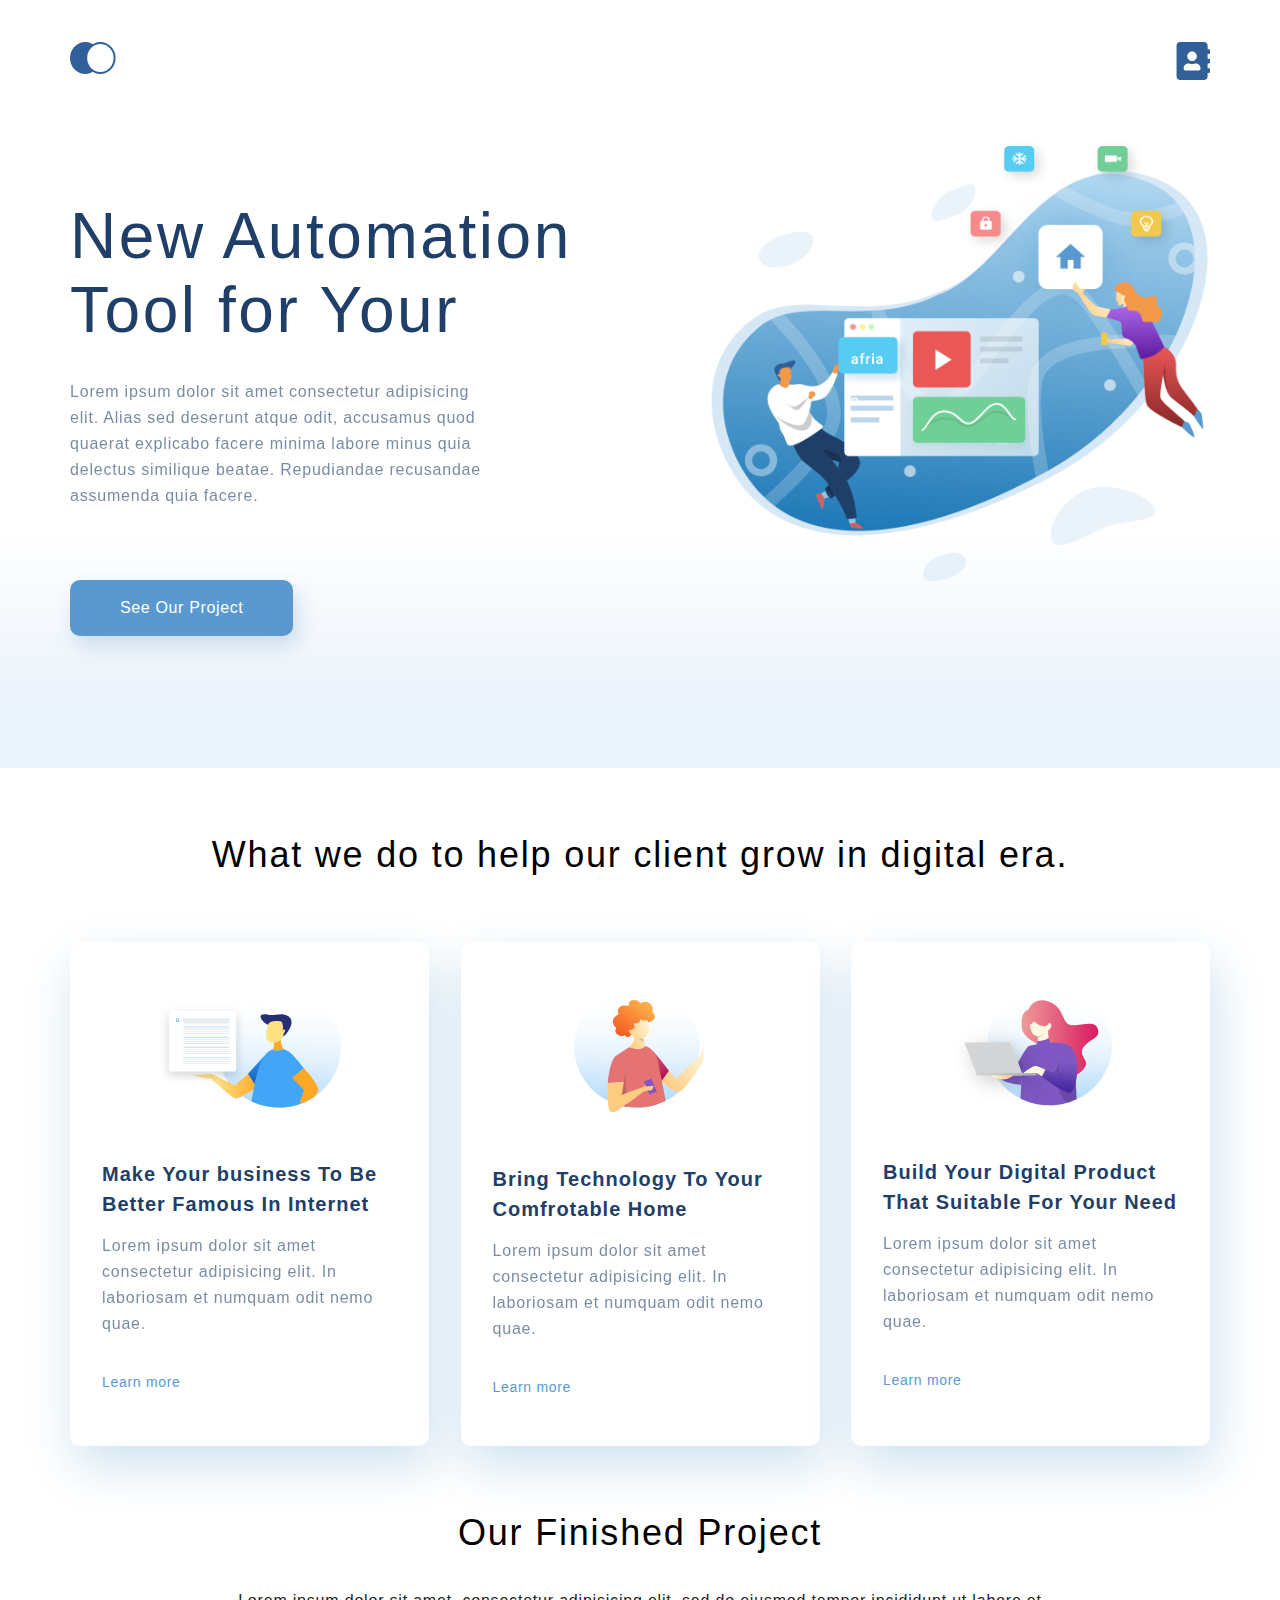
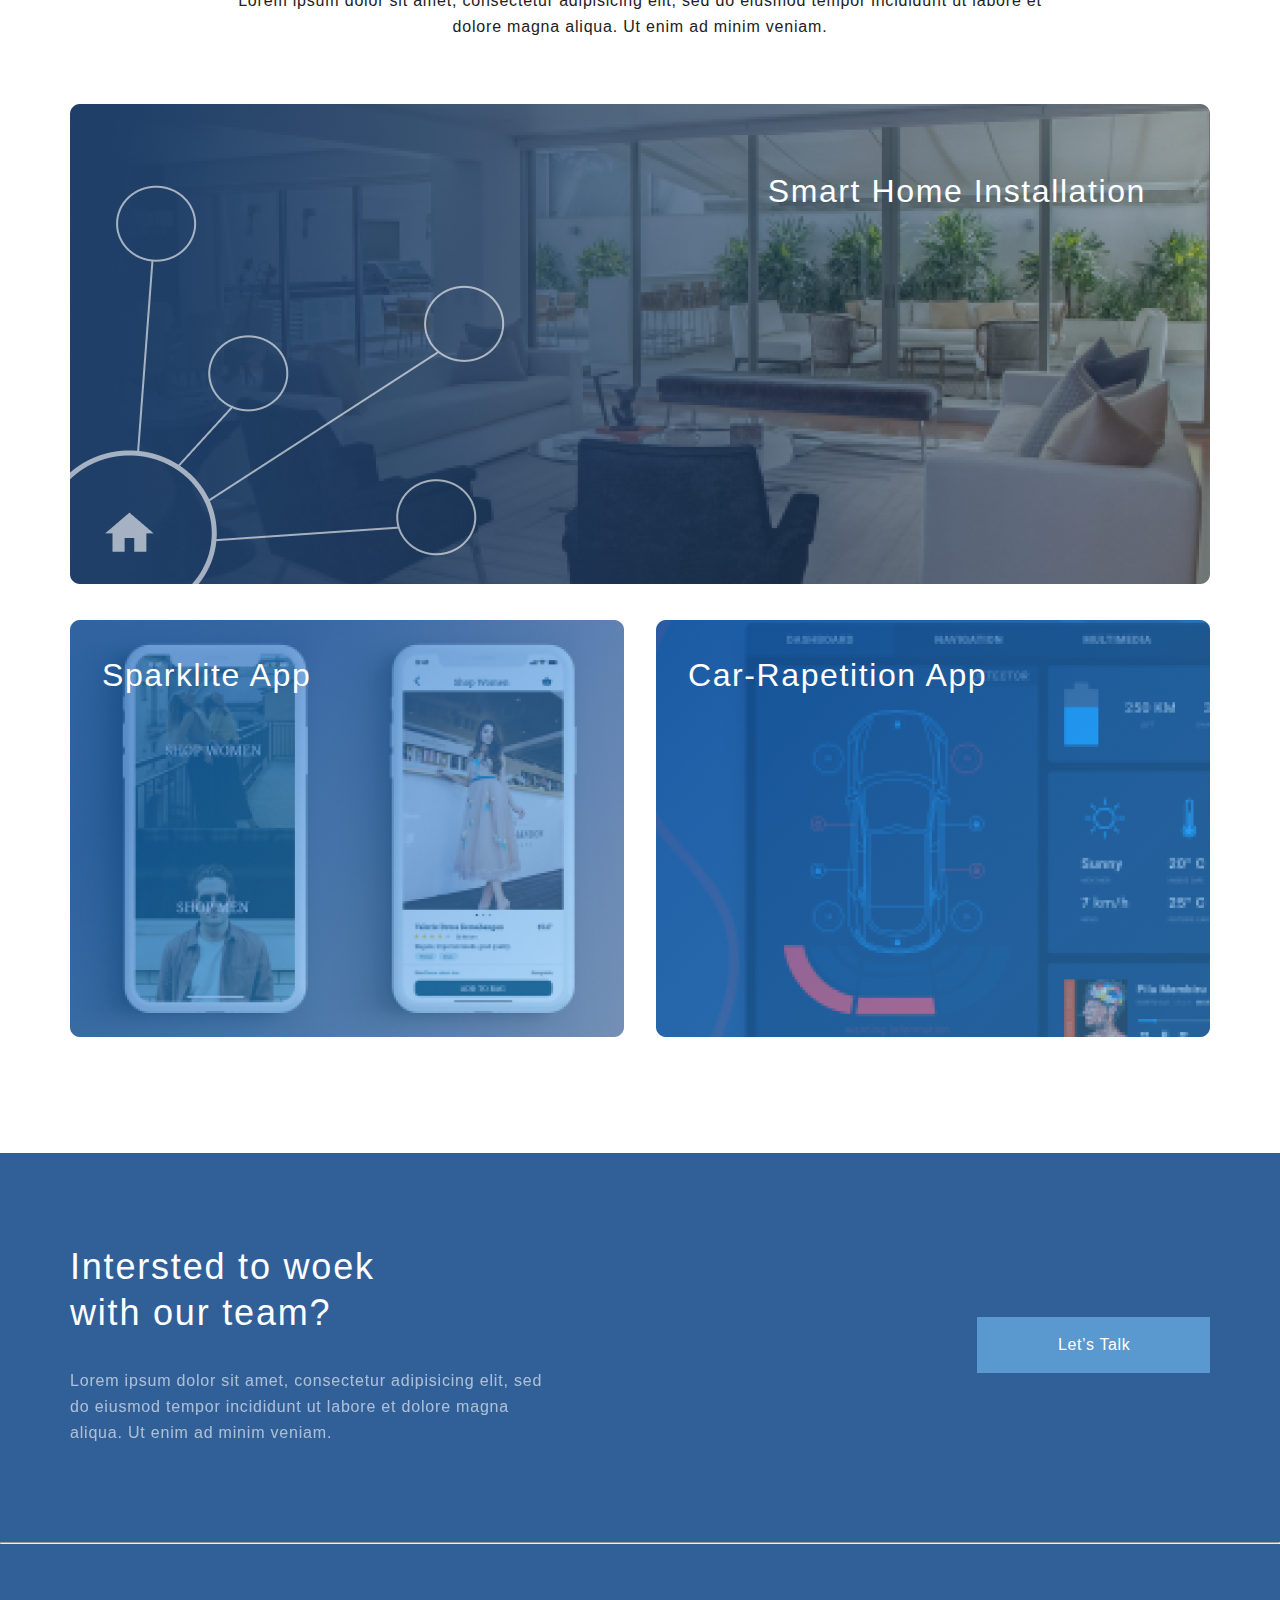
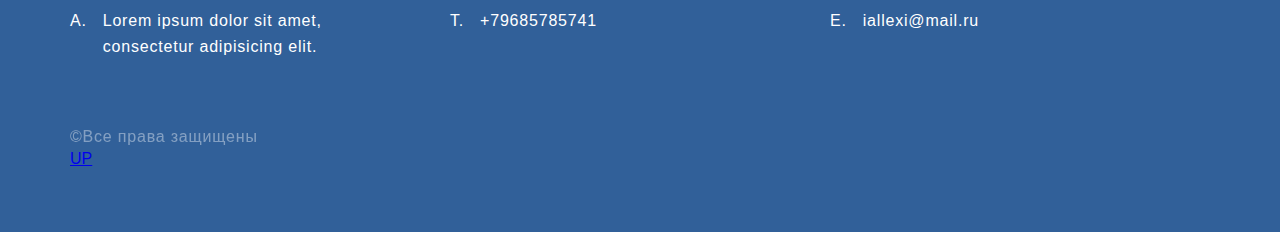
<file: test2/index.html>
<!DOCTYPE html>
<html lang="en">

<head>
    <meta charset="UTF-8">
    <meta name="viewport" content="width=device-width, initial-scale=1.0">
    <title>Главная</title>
    <link rel="stylesheet" href="style.css">
</head>

<body>

    <div class="header">
        <div class="container top_box">
            <ul class="menu">
                <li> <a id="top" href="index.html"><img src="img/logo.svg" alt="logo"></a></li>
                <li><a href="contacts.html"><img src="img/contact.svg" alt="contact"></a></li>
            </ul>


            <div class="head2">
                <h1 class="head1">New Automation Tool for Your</h1>
                <p class="porag porag_head">Lorem ipsum dolor sit amet consectetur adipisicing elit. Alias sed deserunt
                    atque odit,
                    accusamus
                    quod quaerat
                    explicabo facere minima labore minus quia delectus similique beatae. Repudiandae recusandae
                    assumenda
                    quia
                    facere.</p>
                <a href="" class="top_buttom">See Our Project</a>
            </div>
        </div>

    </div>



    <div class="what-we-do container">
        <h3 class="heading_3">What we do to help our client grow in digital era.</h3>
        <div class="head_box">
            <div class="cont_1">
                <img class="card_img" src="img/card_1.svg" alt="card_1">
                <h4 class="heading_4">Make Your business To Be
                    Better Famous In Internet</h4>
                <p class="porag">Lorem ipsum dolor sit amet consectetur adipisicing elit. In laboriosam et numquam odit
                    nemo
                    quae.
                </p>
                <a href="#" class="card_link">Learn more</a>
            </div>

            <div class="cont_1">
                <img class="card_img card_img2" src="img/card_2.svg" alt="card_1">
                <!-- <img class="card_img card_img_v2" src="img/card_v2.svg" alt="card"> -->
                <h4 class="heading_4">Bring Technology To Your
                    Comfrotable Home</h4>
                <p class="porag">Lorem ipsum dolor sit amet consectetur adipisicing elit. In laboriosam et numquam odit
                    nemo
                    quae.
                </p>
                <a href="#" class="card_link">Learn more</a>
            </div>

            <div class="cont_1">
                <img class="card_img" src="img/card_3.svg" alt="card_1">
                <h4 class="heading_4">Build Your Digital Product
                    That Suitable For Your Need</h4>
                <p class="porag">Lorem ipsum dolor sit amet consectetur adipisicing elit. In laboriosam et numquam odit
                    nemo
                    quae.
                </p>
                <a href="#" class="card_link">Learn more</a>
            </div>
        </div>
    </div>

    <div class="project container">
        <h3 class="heading_3">Our Finished Project</h3>
        <p class="porag porag_project">Lorem ipsum dolor sit amet, consectetur adipisicing elit, sed do eiusmod tempor
            incididunt ut labore et dolore magna aliqua. Ut enim ad minim veniam.</p>
        <div class="project__item">
            <img class="project__img" src="img/project_1.png" alt="phtoto ">
            <p class="project__text">Smart Home Installation</p>
        </div>
        <div class="project__parent">
            <div class="project__item project__item_margin">
                <img class="project__img" src="img/project_2.png" alt="phtoto ">
                <p class="project__text project__text_mini">Sparklite App</p>
            </div>
            <div class="project__item">
                <img class="project__img" src="img/project_3.png" alt="photo">
                <p class="project__text project__text_mini">Car-Rapetition App</p>
            </div>
        </div>
    </div>


    <div class="footer">
        <div class="container">
            <div class="footer_top">
                <div class="footer__text">
                    <h3 class="heading_3 fot_head">Intersted to woek
                        with our team?</h3>
                    <p class="porag fot_porag">Lorem ipsum dolor sit amet, consectetur adipisicing elit, sed do eiusmod
                        tempor
                        incididunt ut labore et dolore magna aliqua. Ut enim ad minim veniam.</p>
                </div>
                <a href="" class="fot_buttom">Let’s Talk</a>

            </div>
        </div>
        <hr>
        <div class="container">
            <div class="fotter_bottom">
                <ul class="contacts">
                    <li class="footer_list">Lorem ipsum dolor sit amet, consectetur adipisicing elit.</li>
                    <li class="footer_list">+79685785741</li>
                    <li class="footer_list">iallexi@mail.ru</li>
                </ul>

                <div class="copy">
                    <p class="porag copy_porag">&copy;Все права защищены</p>
                </div>
                <div calss="anchor">
                    <a href="#top">UP</a>
                </div>
            </div>

        </div>
    </div>
</body>

</html>
</file>
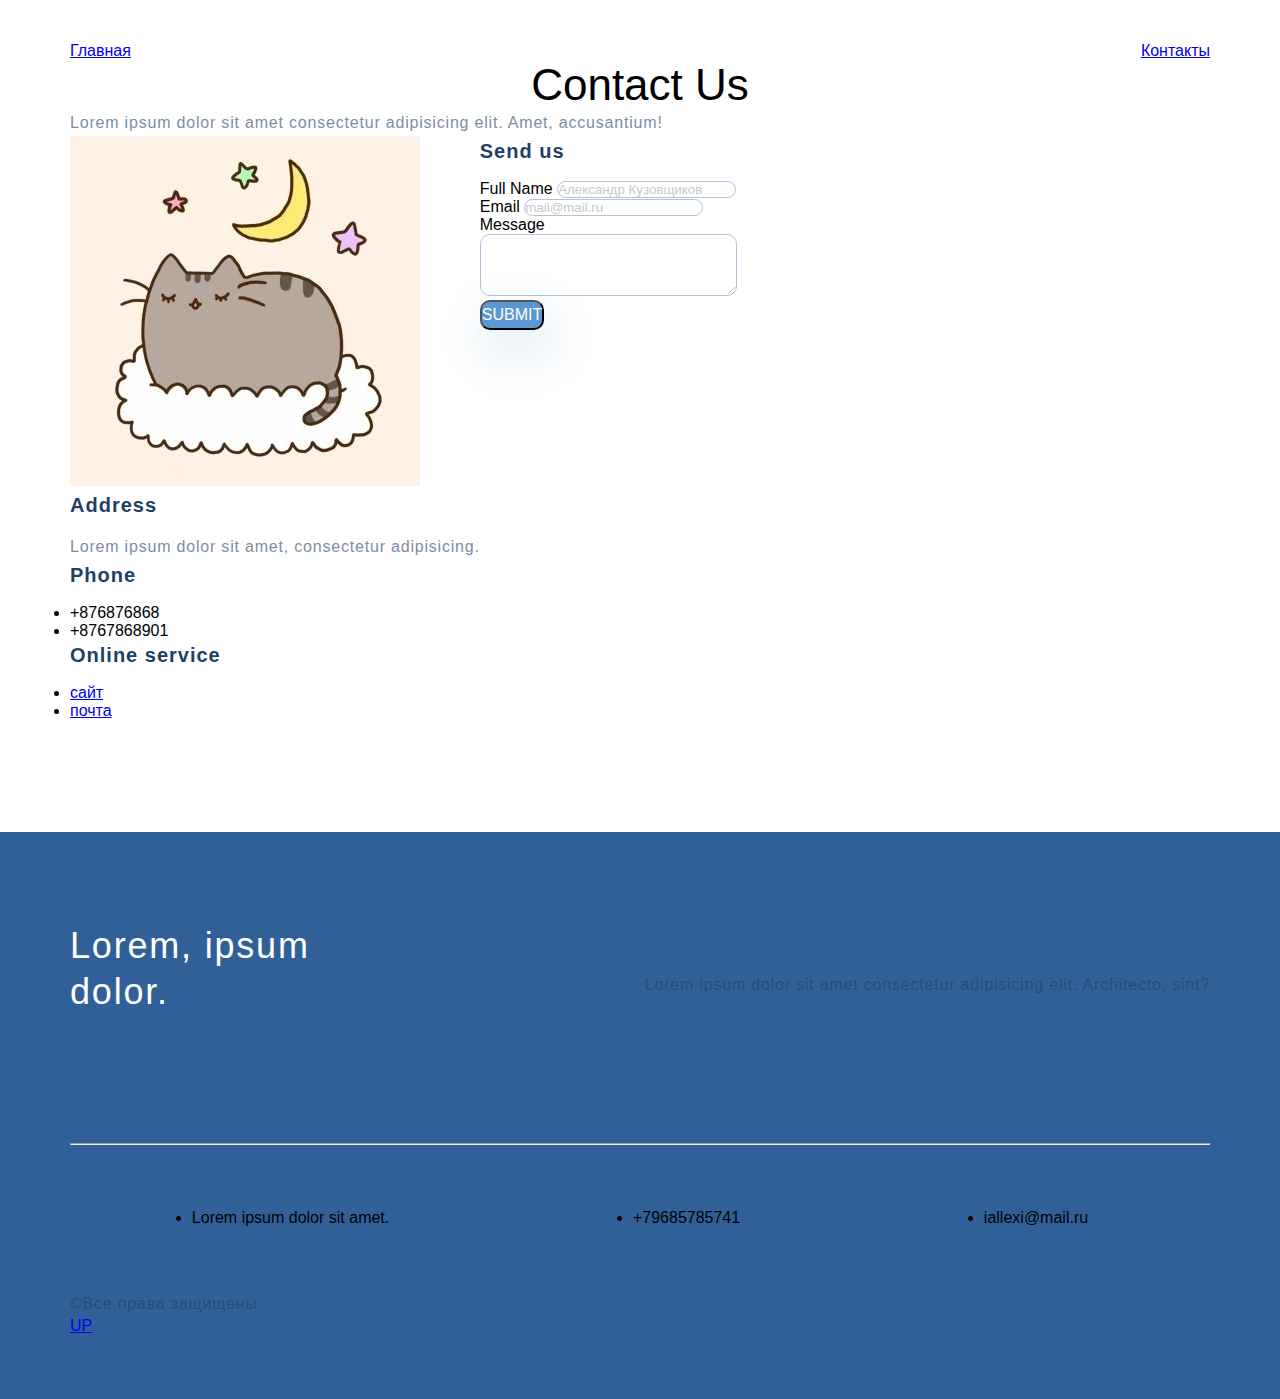
<file: test2/contacts.html>
<!DOCTYPE html>
<html lang="en">

<head>
    <meta charset="UTF-8">
    <meta name="viewport" content="width=device-width, initial-scale=1.0">
    <title>Контакты</title>
    <link rel="stylesheet" href="style.css">
</head>

<body>

    <div class="container">
        <ul class="menu">
            <li> <a id="top" href="index.html">Главная</a></li>
            <li><a href="contacts.html">Контакты</a></li>
        </ul>
    </div>
    <div class="head_menu">
        <h2 class="heading_2">Contact Us</h2>
        <div class="container">
            <p class="porag">Lorem ipsum dolor sit amet consectetur adipisicing elit. Amet, accusantium!</p>
        </div>
    </div>


    <form action="#" class="container main">

        <div class="content_contacts">
            <img src="img/1.jpg" alt="картинка">
            <h4 class="heading_4">Address</h4>
            <p class="porag">Lorem ipsum dolor sit amet, consectetur adipisicing.</p>
            <h4 class="heading_4">Phone</h4>
            <ul>
                <li>+876876868</li>
                <li>+8767868901</li>
            </ul>


            <h4 class="heading_4">Online service</h4>
            <ul>
                <li><a href="https://geekbrains.ru/" target="_blank">сайт</a></li>
                <li><a href="iallexi@mail.ru" target="_blank">почта</a></li>
            </ul>
        </div>
        <div class="content_send">
            <h4 class="heading_4">Send us</h4>
            Full Name <input class="mix" type="text" placeholder="Александр Кузовщиков"><br>
            Email <input class="mix" type="email" placeholder="mail@mail.ru"><br>
            Message <br> <textarea class="mix" cols="30" rows="4"></textarea><br>
            <button class="but" type="submit">submit</button><br>
        </div>

    </form>
    <div class="container">
        <script type="text/javascript" charset="utf-8" async
            src="https://api-maps.yandex.ru/services/constructor/1.0/js/?um=constructor%3Af0d3906b95a3a97d9de72c8780b1d30d951151e9e4df918865d6e41c07c1f047&amp;width=100%25&amp;height=240&amp;lang=ru_RU&amp;scroll=true"></script>
    </div>


    <div class="footer">
        <div class="container">
            <div class="footer_top">
                <h3 class="heading_3 fot_head">Lorem, ipsum dolor.</h3>
                <p class="porag">Lorem ipsum dolor sit amet consectetur adipisicing elit. Architecto, sint?</p>
            </div>
            <hr>
            <div class="fotter_bottom">
                <ul class="contacts">
                    <li>Lorem ipsum dolor sit amet.</li>
                    <li>+79685785741</li>
                    <li>iallexi@mail.ru</li>
                </ul>

                <div class="copy">
                    <p class="porag">&copy;Все права защищены</p>
                </div>
                <div calss="anchor">
                    <a href="#top">UP</a>
                </div>
            </div>
        </div>
    </div>

</body>

</html>
</file>
<file: test2/style.css>
* {
  margin: 0;
  padding: 0;
}

body {
  font-family: sans-serif;
}

.container {
  max-width: 1140px;
  margin: 0 auto;
}

.header {
  min-height: 768px;
  background: -webkit-gradient(linear, left bottom, left top, color-stop(8.84%, #EBF3FB), color-stop(31.12%, rgba(152, 195, 232, 0)));
  background: linear-gradient(0deg, #EBF3FB 8.84%, rgba(152, 195, 232, 0) 31.12%);
}

.menu {
  display: -webkit-box;
  display: -ms-flexbox;
  display: flex;
  -webkit-box-pack: justify;
      -ms-flex-pack: justify;
          justify-content: space-between;
  list-style-type: none;
  padding-top: 42px;
}

.top_box {
  display: -webkit-box;
  display: -ms-flexbox;
  display: flex;
  -webkit-box-orient: vertical;
  -webkit-box-direction: normal;
      -ms-flex-direction: column;
          flex-direction: column;
  height: 100%;
}

.head2 {
  padding-top: 115px;
  -webkit-box-flex: 1;
      -ms-flex-positive: 1;
          flex-grow: 1;
  background-image: url(img/top_back.png);
  background-repeat: no-repeat;
  background-position: right center;
  background-size: 44%;
}

.top_buttom {
  font-size: 16px;
  line-height: 26px;
  text-align: center;
  letter-spacing: 0.04em;
  color: #FFFFFF;
  background: #5A98D0;
  -webkit-box-shadow: 5px 10px 20px rgba(53, 110, 173, 0.2);
          box-shadow: 5px 10px 20px rgba(53, 110, 173, 0.2);
  border-radius: 10px;
  padding: 15px 50px;
  text-decoration: none;
  display: inline-block;
  margin-top: 71px;
}

.porag {
  font-size: 16px;
  line-height: 26px;
  color: #1F3F68;
  letter-spacing: 0.05em;
  opacity: 0.6;
}

.porag_project {
  width: 75%;
  margin: 32px auto 64px;
  color: #222222;
  opacity: 1;
  text-align: center;
}

.porag_head {
  width: 425px;
}

.head1 {
  font-size: 64px;
  color: #1F3F68;
  width: 510px;
  font-weight: 300;
  line-height: 74px;
  letter-spacing: 0.04em;
  margin-bottom: 32px;
}

.heading_2 {
  font-weight: 500;
  font-size: 44px;
  text-align: center;
}

.what-we-do {
  padding-top: 64px;
}

.heading_3 {
  font-size: 36px;
  text-align: center;
  font-weight: 300;
  line-height: 46px;
  letter-spacing: 0.05em;
}

.heading_4 {
  font-size: 20px;
  line-height: 30px;
  color: #1F3F68;
  letter-spacing: 0.05em;
  margin-bottom: 14px;
}

.project__item {
  position: relative;
  -webkit-box-flex: 1;
      -ms-flex-positive: 1;
          flex-grow: 1;
}

.project__item_margin {
  margin-right: 32px;
}

.project__img {
  width: 100%;
}

.project__parent {
  display: -webkit-box;
  display: -ms-flexbox;
  display: flex;
  -webkit-box-pack: justify;
      -ms-flex-pack: justify;
          justify-content: space-between;
  margin-top: 32px;
  /* margin-bottom: 112px; */
}

.project__text {
  font-size: 32px;
  line-height: 46px;
  text-align: right;
  letter-spacing: 0.05em;
  position: absolute;
  top: 64px;
  right: 64px;
  color: #FFFFFF;
  font-weight: 300;
}

.project__text_mini {
  right: auto;
  left: 32px;
  top: 32px;
  text-align: left;
}

.mix {
  border: 1px solid #356EAD;
  -webkit-box-sizing: border-box;
          box-sizing: border-box;
  border-radius: 10px;
  opacity: 0.4;
}

.but {
  background: #5A98D0;
  -webkit-box-shadow: 5px 20px 50px rgba(16, 112, 177, 0.2);
          box-shadow: 5px 20px 50px rgba(16, 112, 177, 0.2);
  border-radius: 10px;
  font-weight: 500;
  font-size: 16px;
  line-height: 26px;
  text-align: center;
  color: #FFFFFF;
  text-transform: uppercase;
}

.cont_1 {
  width: 359px;
  padding: 44px 32px;
  -webkit-box-sizing: border-box;
          box-sizing: border-box;
  -webkit-box-shadow: 5px 20px 50px rgba(16, 112, 177, 0.2);
          box-shadow: 5px 20px 50px rgba(16, 112, 177, 0.2);
  border-radius: 10px;
  background-color: #FFFFFF;
  display: -webkit-box;
  display: -ms-flexbox;
  display: flex;
  -webkit-box-orient: vertical;
  -webkit-box-direction: normal;
      -ms-flex-direction: column;
          flex-direction: column;
}

.card_img {
  -ms-flex-item-align: center;
      -ms-grid-row-align: center;
      align-self: center;
  margin-bottom: 51px;
}

.card_img2 {
  position: relative;
}

.card_img_v2 {
  position: absolute;
  width: 211.16px;
  height: 125.53px;
  top: 951.13px;
  -ms-flex-item-align: center;
      -ms-grid-row-align: center;
      align-self: center;
}

.head_box {
  display: -webkit-box;
  display: -ms-flexbox;
  display: flex;
  -webkit-box-pack: justify;
      -ms-flex-pack: justify;
          justify-content: space-between;
  padding-top: 64px;
  padding-bottom: 64px;
}

.footer {
  background: #316099;
  padding-top: 91px;
  padding-bottom: 64px;
  margin-top: 112px;
}

.footer_top {
  padding-bottom: 96px;
  display: -webkit-box;
  display: -ms-flexbox;
  display: flex;
  -webkit-box-pack: justify;
      -ms-flex-pack: justify;
          justify-content: space-between;
  -webkit-box-align: center;
      -ms-flex-align: center;
          align-items: center;
  -ms-flex-wrap: wrap;
      flex-wrap: wrap;
}

.footer__text {
  width: 495px;
}

.fot_head {
  width: 348px;
  text-align: left;
  font-size: 36px;
  line-height: 46px;
  letter-spacing: 0.05em;
  color: #FFFFFF;
  margin-bottom: 32px;
}

.fot_porag {
  font-size: 16px;
  line-height: 26px;
  letter-spacing: 0.05em;
  color: #FFFFFF;
  opacity: 0.6;
  margin-top: 32px;
}

.fot_buttom {
  font-size: 16px;
  line-height: 26px;
  text-align: center;
  letter-spacing: 0.04em;
  color: #FFFFFF;
  background: #5A98D0;
  padding: 15px 79.59px 15px 80.67px;
  text-decoration: none;
}

hr {
  opacity: 8.4;
}

.contacts {
  display: -webkit-box;
  display: -ms-flexbox;
  display: flex;
  -ms-flex-pack: distribute;
      justify-content: space-around;
  margin-top: 64px;
}

.footer_list {
  font-size: 16px;
  line-height: 26px;
  letter-spacing: 00.05em;
  color: #FFFFFF;
  -webkit-box-flex: 1;
      -ms-flex-positive: 1;
          flex-grow: 1;
  -ms-flex-preferred-size: 33.3333%;
      flex-basis: 33.3333%;
  list-style-type: none;
  display: -webkit-box;
  display: -ms-flexbox;
  display: flex;
  margin-right: 32px;
}

.footer_list:first-child::before {
  content: 'A.';
  display: block;
  margin-right: 16px;
}

.footer_list:nth-child(2)::before {
  content: 'T.';
  display: block;
  margin-right: 16px;
}

.footer_list:last-child::before {
  content: 'E.';
  display: block;
  margin-right: 16px;
}

.copy {
  margin-top: 64px;
}

.copy_porag {
  font-size: 16px;
  line-height: 26px;
  letter-spacing: 0.05em;
  color: #FFFFFF;
  opacity: 0.4;
}

.card_link {
  margin-top: 29.8px;
  font-size: 14px;
  line-height: 30px;
  letter-spacing: 0.05em;
  color: #5A98D0;
  text-decoration: none;
}

.main {
  display: -webkit-box;
  display: -ms-flexbox;
  display: flex;
}

@media (max-width: 1024px) {
  .container {
    padding-left: 32px;
    padding-right: 32px;
  }
  .head2 {
    background-position: right 280px;
  }
  .head_box {
    -webkit-box-orient: vertical;
    -webkit-box-direction: normal;
        -ms-flex-direction: column;
            flex-direction: column;
    -webkit-box-align: center;
        -ms-flex-align: center;
            align-items: center;
  }
  .cont_1 {
    margin-bottom: 32px;
  }
  .footer {
    padding-top: 47px;
  }
  .fot_buttom {
    padding: 4px 31px;
  }
  .contacts {
    -webkit-box-orient: vertical;
    -webkit-box-direction: normal;
        -ms-flex-direction: column;
            flex-direction: column;
  }
  .footer_list {
    margin-bottom: 25px;
  }
}

@media (max-width: 667px) {
  .menu {
    padding-top: 24px;
  }
  .header {
    min-height: 376px;
    padding-bottom: 41px;
    -webkit-box-sizing: border-box;
            box-sizing: border-box;
  }
  .head2 {
    padding-top: 36px;
    display: -webkit-box;
    display: -ms-flexbox;
    display: flex;
    -webkit-box-orient: vertical;
    -webkit-box-direction: normal;
        -ms-flex-direction: column;
            flex-direction: column;
    -webkit-box-align: center;
        -ms-flex-align: center;
            align-items: center;
    background-image: none;
  }
  .head1 {
    width: 100%;
    font-size: 32px;
    line-height: 37px;
    margin-bottom: 12px;
    text-align: center;
  }
  .porag_head {
    width: 100%;
    text-align: center;
  }
  .top_buttom {
    font-size: 12px;
    line-height: 26px;
    padding: 0 8px;
  }
  .heading_3 {
    font-size: 24px;
    line-height: 28px;
  }
  .what-we-do {
    padding-top: 48px;
  }
  .head_box {
    padding-top: 32px;
  }
  .cont_1 {
    width: 100%;
  }
  .porag_project {
    width: 100%;
  }
  .project__text {
    font-size: 16px;
    line-height: 19px;
    top: 16px;
    right: 16px;
  }
  .project__text_mini {
    left: 16px;
  }
  .project__parent {
    -webkit-box-orient: vertical;
    -webkit-box-direction: normal;
        -ms-flex-direction: column;
            flex-direction: column;
    margin-top: 16px;
  }
  .project__item_margin {
    margin-right: 0;
    margin-bottom: 16px;
  }
  .footer {
    padding-top: 10px;
    padding-bottom: 32px;
  }
  .fot_head {
    font-size: 24px;
    line-height: 28px;
    text-align: center;
    width: 75%;
    margin: 0 auto 32px;
  }
  .footer_top {
    -webkit-box-orient: vertical;
    -webkit-box-direction: normal;
        -ms-flex-direction: column;
            flex-direction: column;
    padding-bottom: 41px;
  }
  .footer__text {
    width: 100%;
  }
  .fotter_bottom {
    padding-left: 16px;
  }
  .fot_buttom {
    margin-top: 42px;
  }
  .fot_porag {
    margin-bottom: 40px;
    text-align: center;
  }
  .footer_list {
    margin-bottom: 18px;
  }
  .copy {
    margin-top: 32px;
  }
}
/*# sourceMappingURL=style.css.map */
</file>
